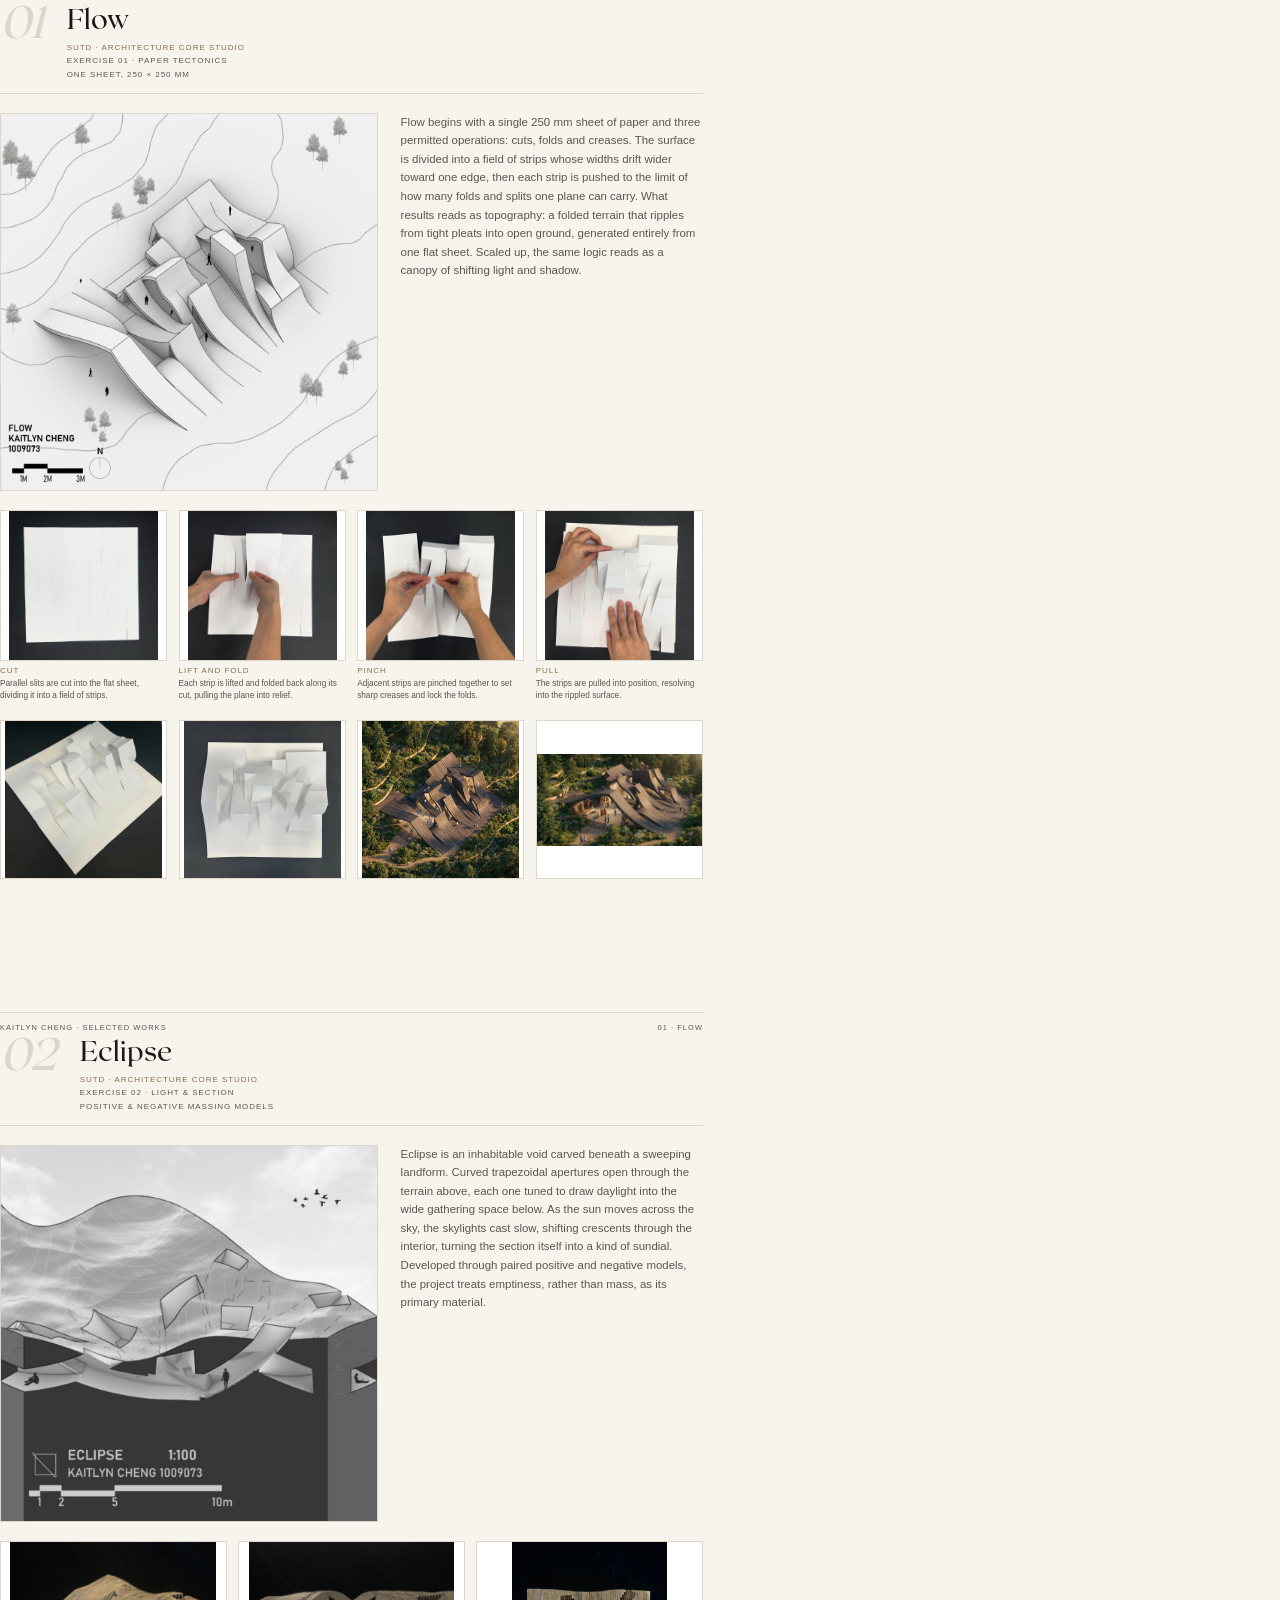
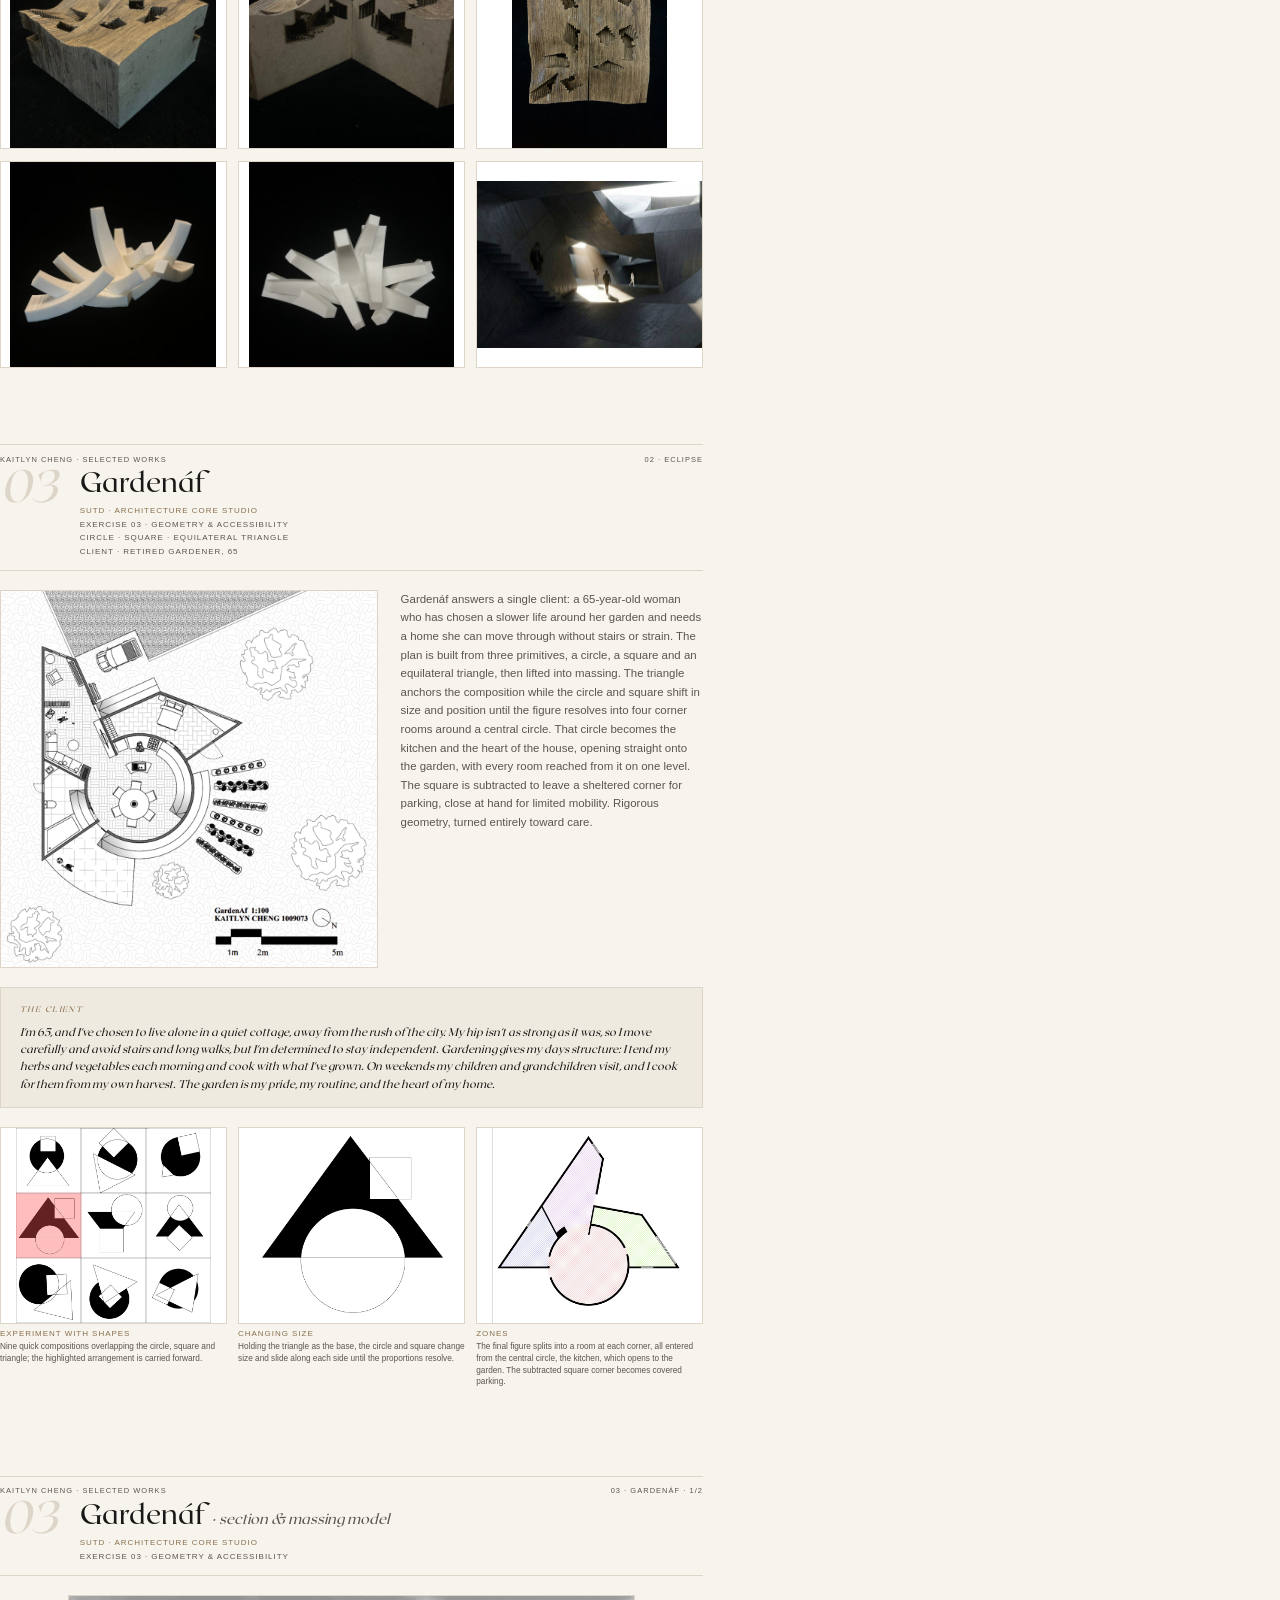
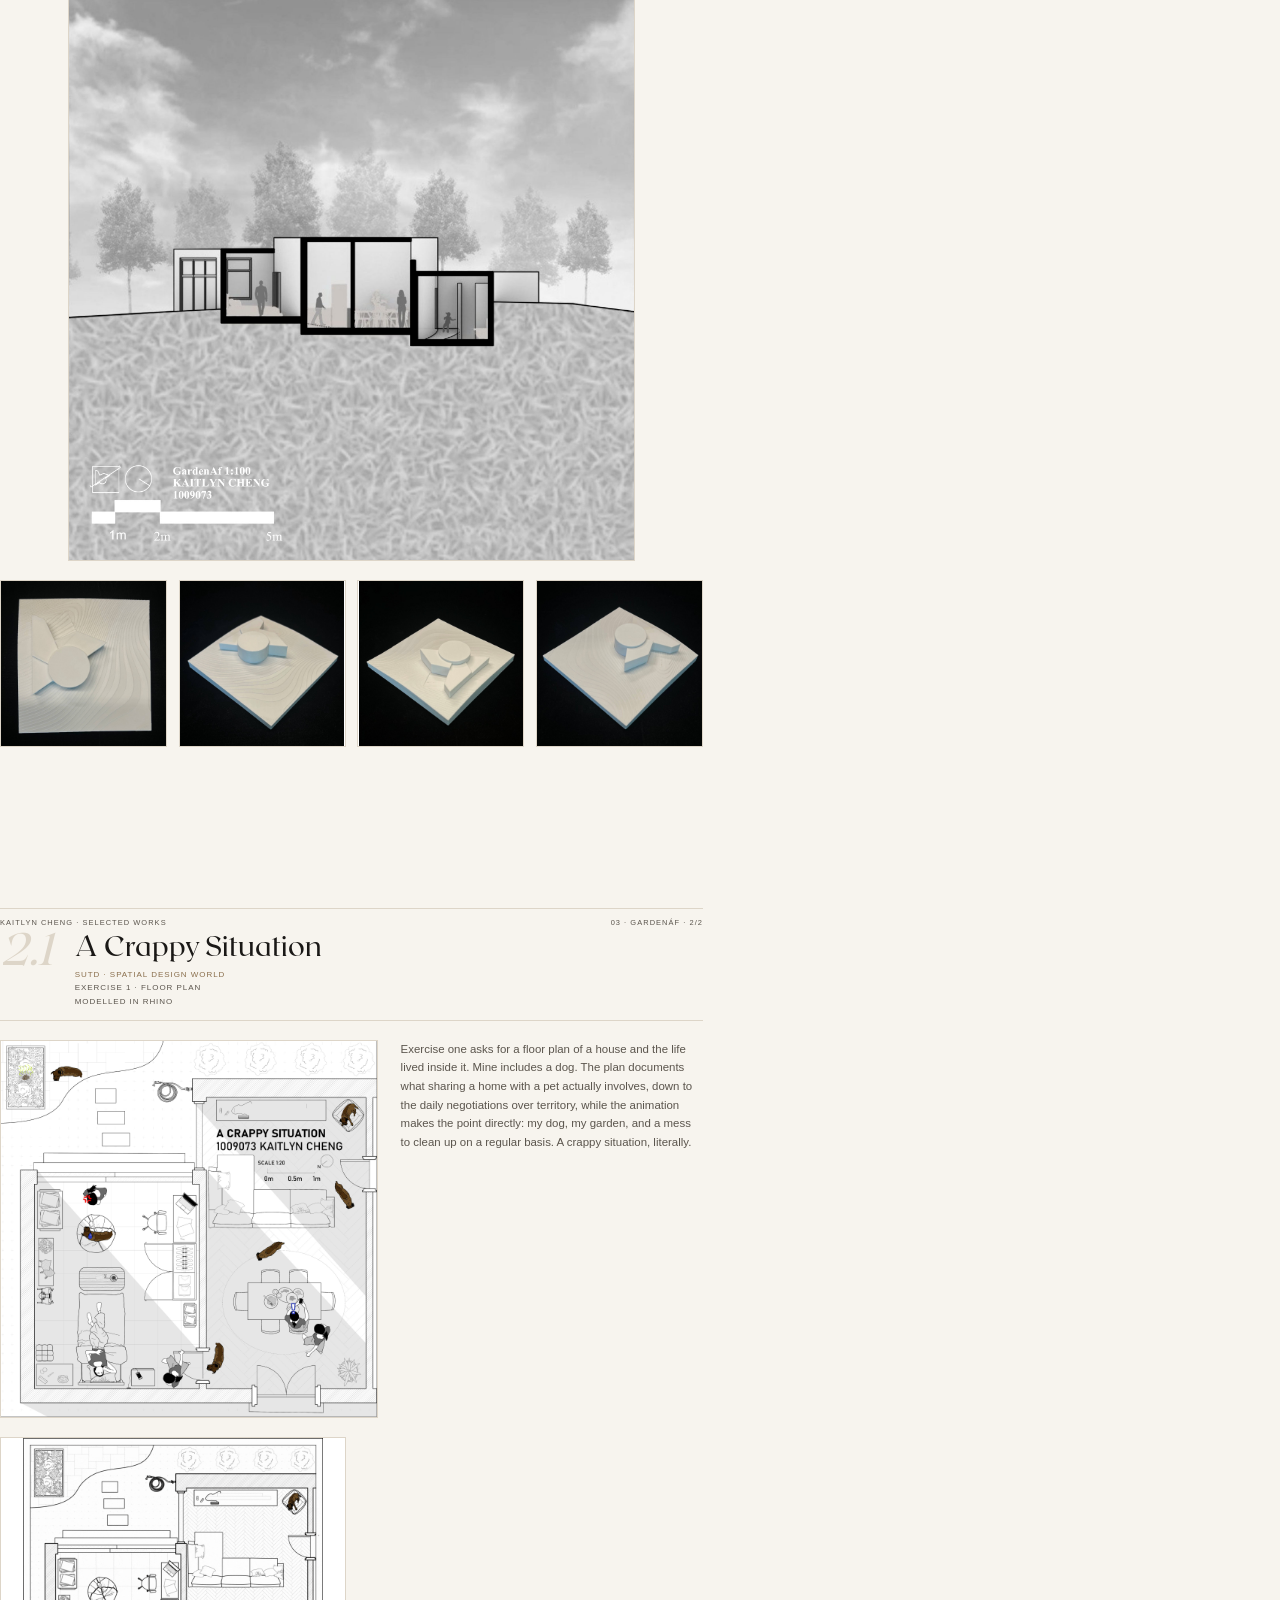
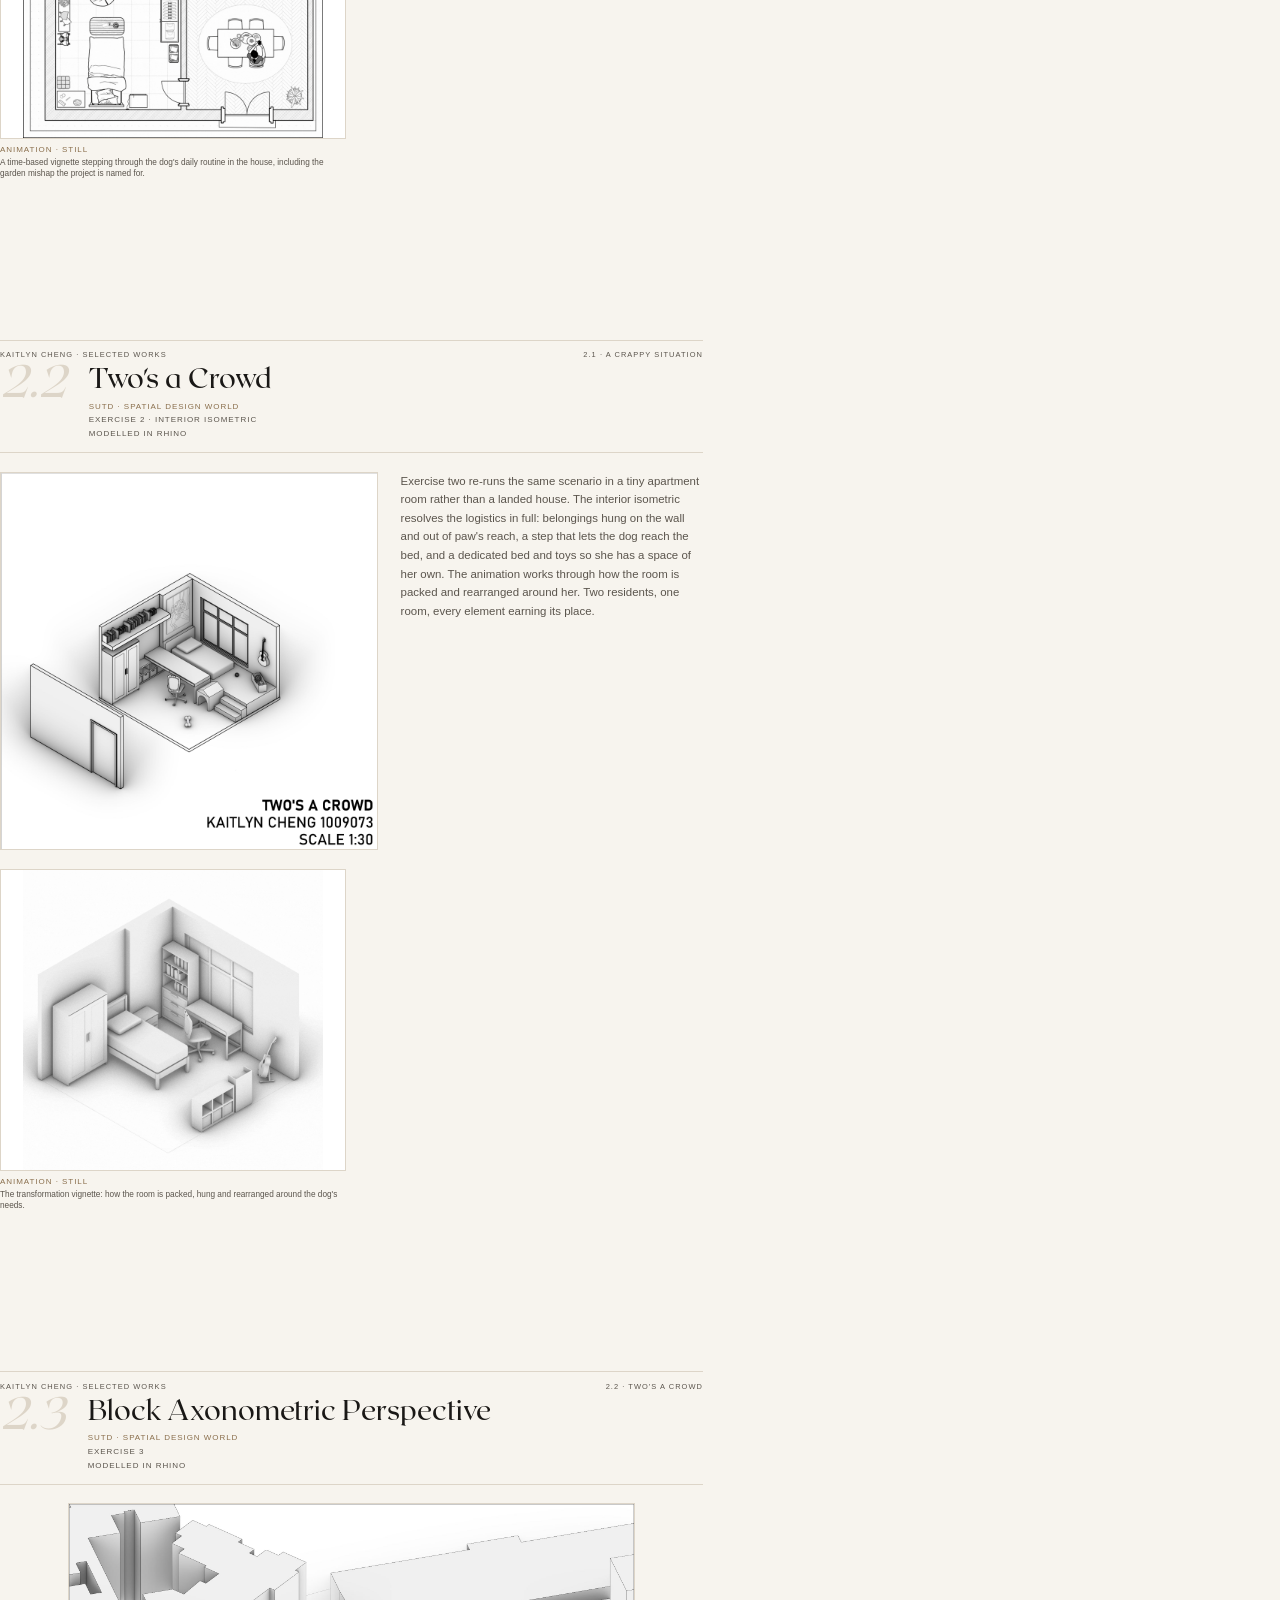
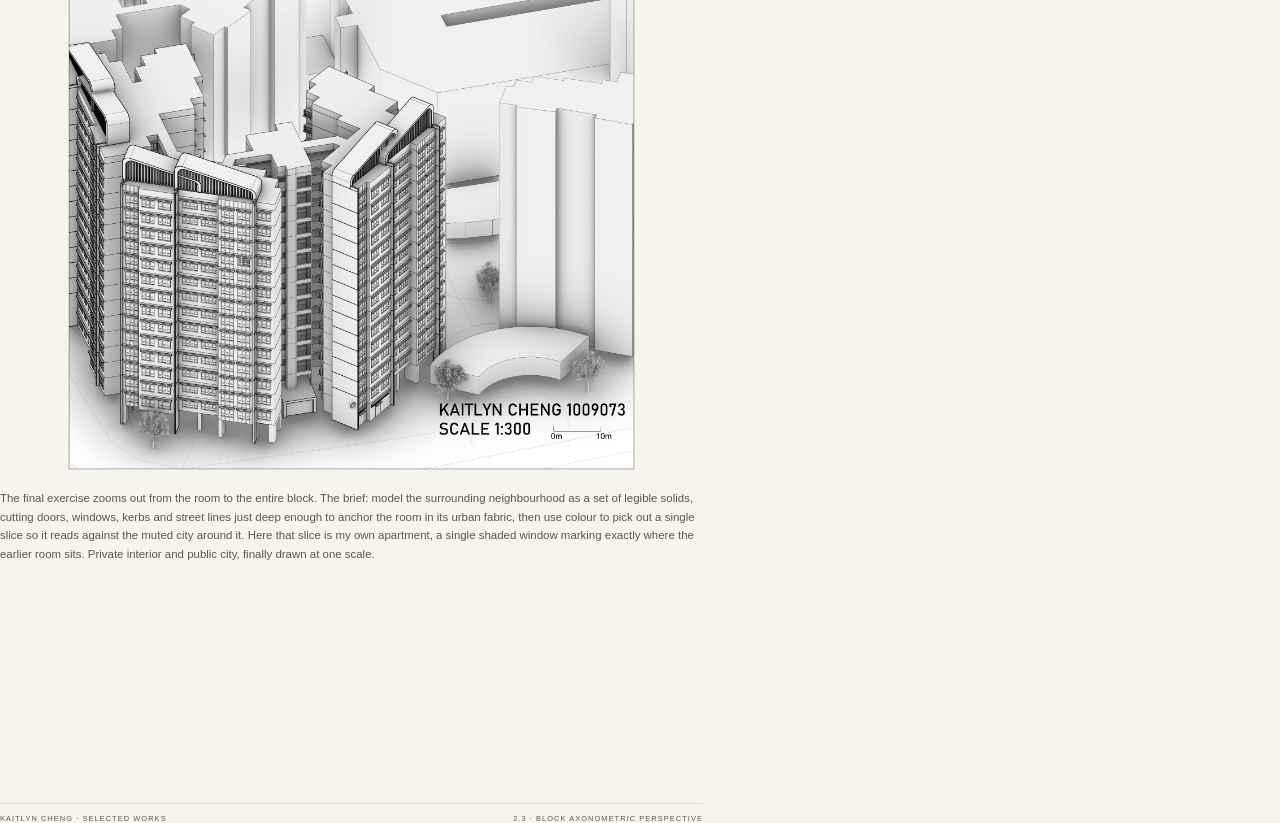
<file: tools/print-works.html>
<!DOCTYPE html>
<html lang="en">
<head>
<meta charset="UTF-8">
<title>Kaitlyn Cheng · Selected Works · A4</title>
<style>
@font-face {
  font-family: 'RoxboroughCF';
  src: url('../assets/fonts/RoxboroughCF.ttf') format('truetype');
  font-weight: 400; font-style: normal;
}
@page { size: A4 portrait; margin: 12mm; }

:root {
  --ivory: #f7f4ee;
  --ink: #1a1816;
  --ink-soft: #5b554d;
  --line: #ddd5c8;
  --bronze: #8a6f4d;
  --serif: 'RoxboroughCF', Georgia, serif;
  --sans: 'Segoe UI', Inter, Arial, sans-serif;
}
* { box-sizing: border-box; margin: 0; padding: 0; }
html, body {
  background: var(--ivory);
  color: var(--ink);
  font-family: var(--sans);
  -webkit-print-color-adjust: exact;
  print-color-adjust: exact;
}
img { display: block; }

.sheet {
  width: 186mm; height: 273mm;
  page-break-after: always; break-after: page;
  overflow: hidden;
  display: flex; flex-direction: column; gap: 5mm;
  background: var(--ivory);
}
.sheet:last-child { page-break-after: auto; break-after: auto; }

/* header */
.sh-head {
  display: flex; gap: 6mm; align-items: flex-start;
  border-bottom: 0.4mm solid var(--line); padding-bottom: 3mm;
}
.sh-no {
  font-family: var(--serif); font-style: italic;
  font-size: 34pt; line-height: .9; color: var(--line);
}
.sh-title { padding-top: 1mm; }
.sh-title h1 { font-family: var(--serif); font-weight: 400; font-size: 21pt; line-height: 1.05; }
.sh-title .sub { font-family: var(--serif); font-style: italic; font-size: 11pt; color: var(--ink-soft); }
.sh-credits { margin-top: 2mm; }
.sh-credits span {
  display: block; font-size: 6pt; letter-spacing: .12em;
  text-transform: uppercase; color: var(--ink-soft); line-height: 1.7;
}
.sh-credits span:first-child { color: var(--bronze); }

/* intro: hero + description */
.sh-intro { display: flex; gap: 6mm; align-items: flex-start; }
.sh-hero { flex: 0 0 100mm; }
.sh-hero img {
  width: 100%; height: 100mm; object-fit: contain;
  background: #fff; border: 0.3mm solid var(--line);
}
.sh-desc { font-size: 8.6pt; line-height: 1.62; color: var(--ink-soft); }

/* client card */
.sh-client {
  border: 0.3mm solid var(--line); background: #efeae0;
  padding: 4mm 5mm;
}
.sh-client .lbl {
  font-size: 6pt; letter-spacing: .18em; text-transform: uppercase;
  color: var(--bronze); margin-bottom: 2mm;
}
.sh-client p { font-family: var(--serif); font-style: italic; font-size: 8.4pt; line-height: 1.55; color: var(--ink); }

/* captioned process strip */
.sh-strip { display: grid; grid-template-columns: repeat(var(--cols, 4), 1fr); gap: 3mm; }
.sh-strip figure img {
  width: 100%; height: var(--fh, 42mm); object-fit: contain;
  background: #fff; border: 0.3mm solid var(--line);
}
.sh-strip figcaption { margin-top: 1.5mm; }
.sh-strip .fl {
  display: block; font-size: 6pt; letter-spacing: .12em; text-transform: uppercase;
  color: var(--bronze); margin-bottom: .8mm;
}
.sh-strip .fc { display: block; font-size: 6.2pt; line-height: 1.4; color: var(--ink-soft); }

/* plain image grid */
.sh-grid { display: grid; grid-template-columns: repeat(var(--cols, 4), 1fr); gap: 3mm; }
.sh-grid img {
  width: 100%; height: var(--gh, 42mm); object-fit: contain;
  background: #fff; border: 0.3mm solid var(--line);
}

/* one large image, centred with a tight border */
.sh-big { display: flex; justify-content: center; }
.sh-big img {
  width: auto; max-width: 100%; height: var(--bh, 120mm); object-fit: contain;
  background: #fff; border: 0.3mm solid var(--line);
}

.sh-foot {
  margin-top: auto; padding-top: 2.5mm; border-top: 0.3mm solid var(--line);
  display: flex; justify-content: space-between;
  font-size: 5.6pt; letter-spacing: .14em; text-transform: uppercase; color: var(--ink-soft);
}
</style>
</head>
<body>

<!-- ============ 01 FLOW ============ -->
<section class="sheet">
  <header class="sh-head">
    <span class="sh-no">01</span>
    <div class="sh-title">
      <h1>Flow</h1>
      <div class="sh-credits">
        <span>SUTD · Architecture Core Studio</span>
        <span>Exercise 01 · Paper tectonics</span>
        <span>One sheet, 250 × 250 mm</span>
      </div>
    </div>
  </header>

  <div class="sh-intro">
    <div class="sh-hero"><img src="../assets/img/core1-main.jpg" alt="Rendered axonometric of Flow"></div>
    <p class="sh-desc">Flow begins with a single 250 mm sheet of paper and three permitted operations: cuts, folds and creases. The surface is divided into a field of strips whose widths drift wider toward one edge, then each strip is pushed to the limit of how many folds and splits one plane can carry. What results reads as topography: a folded terrain that ripples from tight pleats into open ground, generated entirely from one flat sheet. Scaled up, the same logic reads as a canopy of shifting light and shadow.</p>
  </div>

  <div class="sh-strip" style="--cols:4; --fh:40mm">
    <figure>
      <img src="../assets/img/core1-cut.jpg" alt="Cut">
      <figcaption><span class="fl">Cut</span><span class="fc">Parallel slits are cut into the flat sheet, dividing it into a field of strips.</span></figcaption>
    </figure>
    <figure>
      <img src="../assets/img/core1-liftfold.jpg" alt="Lift and fold">
      <figcaption><span class="fl">Lift and fold</span><span class="fc">Each strip is lifted and folded back along its cut, pulling the plane into relief.</span></figcaption>
    </figure>
    <figure>
      <img src="../assets/img/core1-pinch.jpg" alt="Pinch">
      <figcaption><span class="fl">Pinch</span><span class="fc">Adjacent strips are pinched together to set sharp creases and lock the folds.</span></figcaption>
    </figure>
    <figure>
      <img src="../assets/img/core1-pull.jpg" alt="Pull">
      <figcaption><span class="fl">Pull</span><span class="fc">The strips are pulled into position, resolving into the rippled surface.</span></figcaption>
    </figure>
  </div>

  <div class="sh-grid" style="--cols:4; --gh:42mm">
    <img src="../assets/img/core1-model-axo.jpg" alt="Model, axonometric">
    <img src="../assets/img/core1-model-top.jpg" alt="Model, top view">
    <img src="../assets/img/core1-render-1.jpg" alt="Render in a forest">
    <img src="../assets/img/core1-render-2.jpg" alt="Second render">
  </div>

  <div class="sh-foot"><span>Kaitlyn Cheng · Selected Works</span><span>01 · Flow</span></div>
</section>

<!-- ============ 02 ECLIPSE ============ -->
<section class="sheet">
  <header class="sh-head">
    <span class="sh-no">02</span>
    <div class="sh-title">
      <h1>Eclipse</h1>
      <div class="sh-credits">
        <span>SUTD · Architecture Core Studio</span>
        <span>Exercise 02 · Light &amp; section</span>
        <span>Positive &amp; negative massing models</span>
      </div>
    </div>
  </header>

  <div class="sh-intro">
    <div class="sh-hero"><img src="../assets/img/core2-main.jpg" alt="Rendered section of Eclipse"></div>
    <p class="sh-desc">Eclipse is an inhabitable void carved beneath a sweeping landform. Curved trapezoidal apertures open through the terrain above, each one tuned to draw daylight into the wide gathering space below. As the sun moves across the sky, the skylights cast slow, shifting crescents through the interior, turning the section itself into a kind of sundial. Developed through paired positive and negative models, the project treats emptiness, rather than mass, as its primary material.</p>
  </div>

  <div class="sh-grid" style="--cols:3; --gh:55mm">
    <img src="../assets/img/core2-neg-axo.jpg" alt="Negative model, axonometric">
    <img src="../assets/img/core2-neg-section.jpg" alt="Negative model, section">
    <img src="../assets/img/core2-neg-top.jpg" alt="Negative model, top">
    <img src="../assets/img/core2-pos-axo.jpg" alt="Positive model, axonometric">
    <img src="../assets/img/core2-pos-top.jpg" alt="Positive model, top">
    <img src="../assets/img/core2-render.jpg" alt="Atmospheric render">
  </div>

  <div class="sh-foot"><span>Kaitlyn Cheng · Selected Works</span><span>02 · Eclipse</span></div>
</section>

<!-- ============ 03 GARDENÁF (1/2) ============ -->
<section class="sheet">
  <header class="sh-head">
    <span class="sh-no">03</span>
    <div class="sh-title">
      <h1>Gardenáf</h1>
      <div class="sh-credits">
        <span>SUTD · Architecture Core Studio</span>
        <span>Exercise 03 · Geometry &amp; accessibility</span>
        <span>Circle · Square · Equilateral triangle</span>
        <span>Client · Retired gardener, 65</span>
      </div>
    </div>
  </header>

  <div class="sh-intro">
    <div class="sh-hero"><img src="../assets/img/core3-plan.jpg" alt="Floor plan of the cottage"></div>
    <p class="sh-desc">Gardenáf answers a single client: a 65-year-old woman who has chosen a slower life around her garden and needs a home she can move through without stairs or strain. The plan is built from three primitives, a circle, a square and an equilateral triangle, then lifted into massing. The triangle anchors the composition while the circle and square shift in size and position until the figure resolves into four corner rooms around a central circle. That circle becomes the kitchen and the heart of the house, opening straight onto the garden, with every room reached from it on one level. The square is subtracted to leave a sheltered corner for parking, close at hand for limited mobility. Rigorous geometry, turned entirely toward care.</p>
  </div>

  <div class="sh-client">
    <p class="lbl">The client</p>
    <p>I'm 65, and I've chosen to live alone in a quiet cottage, away from the rush of the city. My hip isn't as strong as it was, so I move carefully and avoid stairs and long walks, but I'm determined to stay independent. Gardening gives my days structure: I tend my herbs and vegetables each morning and cook with what I've grown. On weekends my children and grandchildren visit, and I cook for them from my own harvest. The garden is my pride, my routine, and the heart of my home.</p>
  </div>

  <div class="sh-strip" style="--cols:3; --fh:52mm">
    <figure>
      <img src="../assets/img/core3-experiment.jpg" alt="Experiment with shapes">
      <figcaption><span class="fl">Experiment with shapes</span><span class="fc">Nine quick compositions overlapping the circle, square and triangle; the highlighted arrangement is carried forward.</span></figcaption>
    </figure>
    <figure>
      <img src="../assets/img/core3-changing.gif" alt="Changing size">
      <figcaption><span class="fl">Changing size</span><span class="fc">Holding the triangle as the base, the circle and square change size and slide along each side until the proportions resolve.</span></figcaption>
    </figure>
    <figure>
      <img src="../assets/img/core3-zones.jpg" alt="Zones">
      <figcaption><span class="fl">Zones</span><span class="fc">The final figure splits into a room at each corner, all entered from the central circle, the kitchen, which opens to the garden. The subtracted square corner becomes covered parking.</span></figcaption>
    </figure>
  </div>

  <div class="sh-foot"><span>Kaitlyn Cheng · Selected Works</span><span>03 · Gardenáf · 1/2</span></div>
</section>

<!-- ============ 03 GARDENÁF (2/2) ============ -->
<section class="sheet">
  <header class="sh-head">
    <span class="sh-no">03</span>
    <div class="sh-title">
      <h1>Gardenáf <span class="sub">· section &amp; massing model</span></h1>
      <div class="sh-credits">
        <span>SUTD · Architecture Core Studio</span>
        <span>Exercise 03 · Geometry &amp; accessibility</span>
      </div>
    </div>
  </header>

  <div class="sh-big" style="--bh:150mm">
    <img src="../assets/img/core3-section.jpg" alt="Section drawing of the cottage">
  </div>

  <div class="sh-grid" style="--cols:4; --gh:44mm">
    <img src="../assets/img/core3-model-1.jpg" alt="Massing model, view one">
    <img src="../assets/img/core3-model-2.jpg" alt="Massing model, view two">
    <img src="../assets/img/core3-model-3.jpg" alt="Massing model, view three">
    <img src="../assets/img/core3-model-4.jpg" alt="Massing model, view four">
  </div>

  <div class="sh-foot"><span>Kaitlyn Cheng · Selected Works</span><span>03 · Gardenáf · 2/2</span></div>
</section>

<!-- ============ 2.1 A CRAPPY SITUATION ============ -->
<section class="sheet">
  <header class="sh-head">
    <span class="sh-no">2.1</span>
    <div class="sh-title">
      <h1>A Crappy Situation</h1>
      <div class="sh-credits">
        <span>SUTD · Spatial Design World</span>
        <span>Exercise 1 · Floor plan</span>
        <span>Modelled in Rhino</span>
      </div>
    </div>
  </header>

  <div class="sh-intro">
    <div class="sh-hero"><img src="../assets/img/spatial1-plan.jpg" alt="Floor plan"></div>
    <p class="sh-desc">Exercise one asks for a floor plan of a house and the life lived inside it. Mine includes a dog. The plan documents what sharing a home with a pet actually involves, down to the daily negotiations over territory, while the animation makes the point directly: my dog, my garden, and a mess to clean up on a regular basis. A crappy situation, literally.</p>
  </div>

  <div class="sh-strip" style="--cols:2; --fh:80mm">
    <figure>
      <img src="../assets/img/spatial1-anim.gif" alt="Animation still">
      <figcaption><span class="fl">Animation · still</span><span class="fc">A time-based vignette stepping through the dog's daily routine in the house, including the garden mishap the project is named for.</span></figcaption>
    </figure>
  </div>

  <div class="sh-foot"><span>Kaitlyn Cheng · Selected Works</span><span>2.1 · A Crappy Situation</span></div>
</section>

<!-- ============ 2.2 TWO'S A CROWD ============ -->
<section class="sheet">
  <header class="sh-head">
    <span class="sh-no">2.2</span>
    <div class="sh-title">
      <h1>Two's a Crowd</h1>
      <div class="sh-credits">
        <span>SUTD · Spatial Design World</span>
        <span>Exercise 2 · Interior isometric</span>
        <span>Modelled in Rhino</span>
      </div>
    </div>
  </header>

  <div class="sh-intro">
    <div class="sh-hero"><img src="../assets/img/spatial2-iso.jpg" alt="Interior isometric"></div>
    <p class="sh-desc">Exercise two re-runs the same scenario in a tiny apartment room rather than a landed house. The interior isometric resolves the logistics in full: belongings hung on the wall and out of paw's reach, a step that lets the dog reach the bed, and a dedicated bed and toys so she has a space of her own. The animation works through how the room is packed and rearranged around her. Two residents, one room, every element earning its place.</p>
  </div>

  <div class="sh-strip" style="--cols:2; --fh:80mm">
    <figure>
      <img src="../assets/img/spatial2-anim.gif" alt="Animation still">
      <figcaption><span class="fl">Animation · still</span><span class="fc">The transformation vignette: how the room is packed, hung and rearranged around the dog's needs.</span></figcaption>
    </figure>
  </div>

  <div class="sh-foot"><span>Kaitlyn Cheng · Selected Works</span><span>2.2 · Two's a Crowd</span></div>
</section>

<!-- ============ 2.3 BLOCK AXONOMETRIC PERSPECTIVE ============ -->
<section class="sheet">
  <header class="sh-head">
    <span class="sh-no">2.3</span>
    <div class="sh-title">
      <h1>Block Axonometric Perspective</h1>
      <div class="sh-credits">
        <span>SUTD · Spatial Design World</span>
        <span>Exercise 3</span>
        <span>Modelled in Rhino</span>
      </div>
    </div>
  </header>

  <div class="sh-big" style="--bh:150mm">
    <img src="../assets/img/spatial3-exterior.jpg" alt="Block axonometric drawing">
  </div>

  <p class="sh-desc">The final exercise zooms out from the room to the entire block. The brief: model the surrounding neighbourhood as a set of legible solids, cutting doors, windows, kerbs and street lines just deep enough to anchor the room in its urban fabric, then use colour to pick out a single slice so it reads against the muted city around it. Here that slice is my own apartment, a single shaded window marking exactly where the earlier room sits. Private interior and public city, finally drawn at one scale.</p>

  <div class="sh-foot"><span>Kaitlyn Cheng · Selected Works</span><span>2.3 · Block Axonometric Perspective</span></div>
</section>

</body>
</html>
</file>
